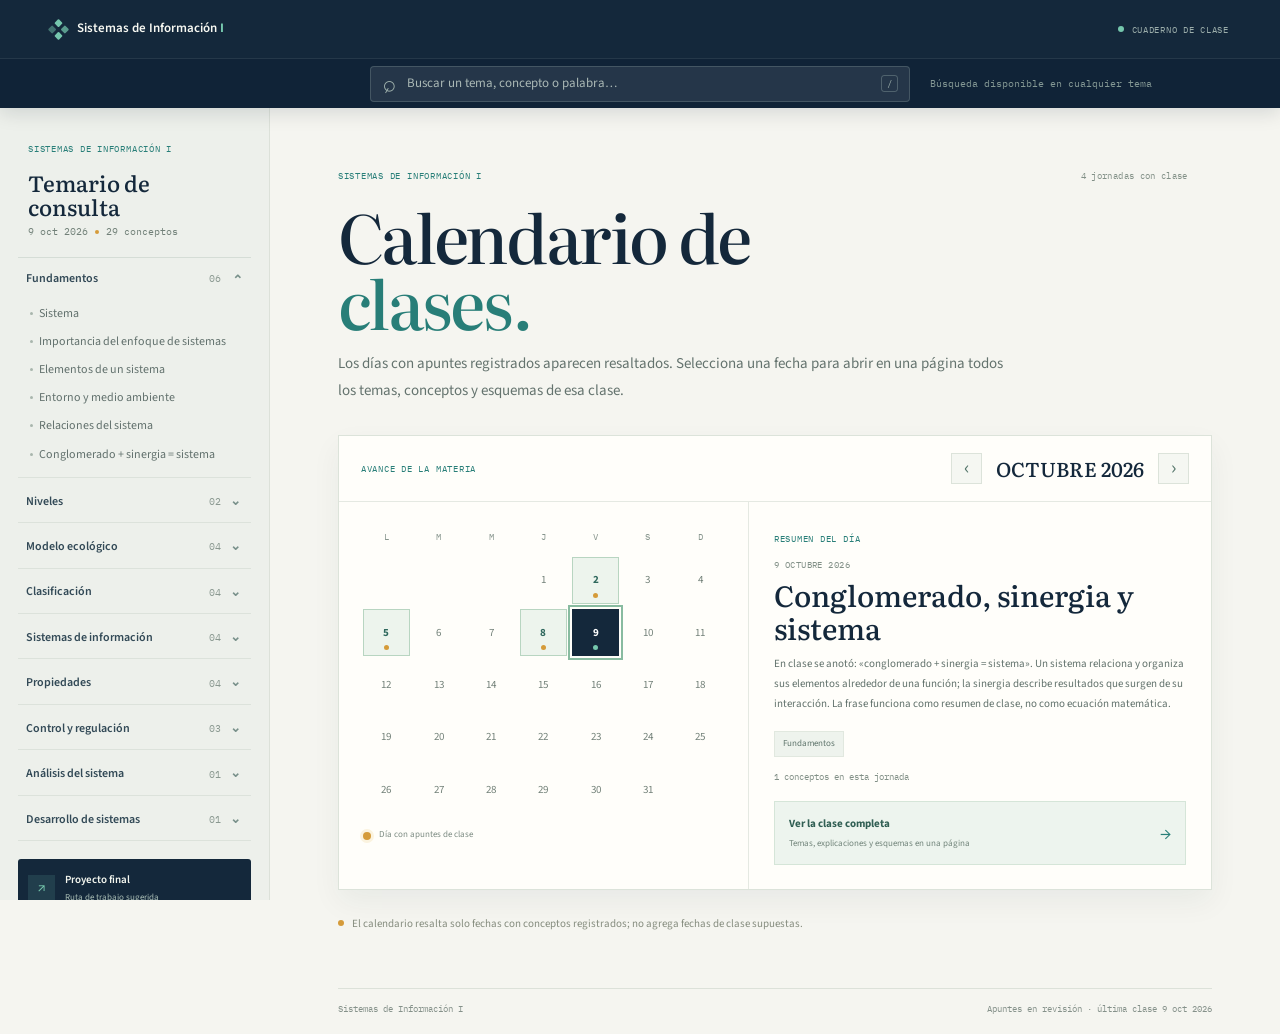
<file: index.html>
<!doctype html>
<html lang="es">
<head>
  <meta charset="utf-8">
  <meta name="viewport" content="width=device-width, initial-scale=1">
  <meta name="theme-color" content="#14283b">
  <meta name="description" content="Cuaderno navegable de conceptos y ruta de proyecto final de Sistemas de Información I.">
  <title>Sistemas de Información I · Cuaderno</title>
  <link rel="preconnect" href="https://fonts.googleapis.com">
  <link rel="preconnect" href="https://fonts.gstatic.com" crossorigin>
  <link href="https://fonts.googleapis.com/css2?family=IBM+Plex+Mono:wght@400;500;600&family=Literata:opsz,wght@7..72,400;7..72,500;7..72,600&family=Source+Sans+3:wght@400;500;600;700&display=swap" rel="stylesheet">
  <link rel="stylesheet" href="styles.css?v=2026-10-18-examen-01">
</head>
<body>
  <header class="masthead">
    <div class="topline">
      <button class="menu-toggle" id="menu-toggle" type="button" aria-expanded="false" aria-controls="sidebar" aria-label="Abrir temario"><span></span><span></span></button>
      <a class="brand" href="#inicio" aria-label="Inicio del cuaderno"><span class="brand-mark" aria-hidden="true"><i></i><i></i><i></i><i></i></span><span>Sistemas de Información <b>I</b></span></a>
      <span class="edition"><i></i> CUADERNO DE CLASE</span>
    </div>
    <div class="search-row">
      <label class="search-box">
        <span class="search-icon" aria-hidden="true">⌕</span>
        <input id="global-search" type="search" placeholder="Buscar un tema, concepto o palabra…" autocomplete="off" aria-label="Buscar en todo el cuaderno">
        <button id="clear-search" class="clear-search" type="button" aria-label="Limpiar búsqueda" hidden>×</button>
        <kbd>/</kbd>
      </label>
      <span class="search-tip">Búsqueda disponible en cualquier tema</span>
      <div class="search-results" id="search-results" role="listbox" aria-label="Resultados de búsqueda" hidden></div>
    </div>
  </header>

  <div class="workspace">
    <aside class="sidebar" id="sidebar" aria-label="Temario y ayuda">
      <div class="sidebar-intro">
        <span class="sidebar-kicker">SISTEMAS DE INFORMACIÓN I</span>
        <p>Temario de consulta</p>
        <span class="sidebar-subtitle"><span id="latest-class-date">02 oct 2026</span><i></i><span id="topic-count">27 conceptos</span></span>
      </div>
      <nav class="topic-nav" id="topic-nav" aria-label="Temas por categoría"></nav>
      <a class="project-link" href="#ruta"><span class="project-icon" aria-hidden="true">↗</span><span><b>Proyecto final</b><small>Ruta de trabajo sugerida</small></span></a>
      <a class="project-link activity-link" href="#actividad-1"><span class="project-icon" aria-hidden="true">✓</span><span><b>Actividad 1</b><small>Guía y lista de avance</small></span></a>
      <a class="project-link evaluation-link" href="#evaluacion-1"><span class="project-icon" aria-hidden="true">1</span><span><b>Evaluación 1</b><small>Resumen práctico para estudiar</small></span></a>
      <a class="project-link practice-link" href="#examen-practica"><span class="project-icon" aria-hidden="true">?</span><span><b>Examen de práctica</b><small>10 preguntas aleatorias</small></span></a>
      <div class="sidebar-help"><span class="help-mark">?</span><p>Busca en cualquier momento con <kbd>/</kbd>. Escribe una palabra o parte del tema.</p></div>
    </aside>

    <main class="content" id="main-content">
      <div id="page-content" tabindex="-1" aria-live="polite"></div>
      <footer class="page-footer"><span>Sistemas de Información I</span><span id="footer-course-progress">Apuntes en revisión · calendario por jornada</span></footer>
    </main>
  </div>

  <dialog class="highlight-dialog" id="highlight-dialog" aria-labelledby="highlight-title">
    <div class="highlight-modal">
      <button class="dialog-close" type="button" data-close-highlight aria-label="Cerrar">×</button>
      <span class="eyebrow">REPASO · PREGUNTA DE PRÁCTICA</span>
      <h2 id="highlight-title">Sinergia</h2>
      <p class="highlight-question" id="highlight-question"></p>
      <div class="highlight-answer"><span>RESPUESTA GUÍA</span><p id="highlight-answer"></p></div>
      <button class="dialog-done" type="button" data-close-highlight>Entendido</button>
    </div>
  </dialog>
  <script src="conceptos.js?v=2026-10-09-001"></script>
  <script src="examen-practica.js?v=2026-10-18-002"></script>
  <script src="app.js?v=2026-10-18-examen-03"></script>
  <script src="actividad1.js?v=2026-10-06-005"></script>
  <script src="actividad1-casos.js?v=2026-10-07-001"></script>
  <script src="actividad1-ui.js?v=2026-10-08-001"></script>
</body>
</html>
</file>
<file: styles.css>
:root{--ink:#14283b;--ink-soft:#30485a;--teal:#287e78;--mint:#75c7ad;--mint-pale:#e3f1eb;--gold:#d59b3a;--paper:#f5f5f0;--white:#fffefa;--line:#dce1d9;--muted:#718078;--mono:"IBM Plex Mono","Cascadia Code",monospace;--sans:"Source Sans 3","Segoe UI",sans-serif;--serif:"Literata","Iowan Old Style",Georgia,serif;--header-height:108px}
*{box-sizing:border-box}
html{scroll-behavior:smooth;scroll-padding-top:var(--header-height)}
body{margin:0;background:var(--paper);color:var(--ink);font:14px/1.55 var(--sans)}
a{color:inherit}
button,input{font:inherit}
button:focus-visible,a:focus-visible,input:focus-visible{outline:2px solid #63bba2;outline-offset:3px}
.masthead{position:sticky;top:0;z-index:40;background:var(--ink);color:#f7f8f2;box-shadow:0 5px 18px rgba(10,27,38,.13)}
.topline{height:58px;max-width:1440px;margin:auto;padding:0 clamp(18px,4vw,56px);display:flex;align-items:center;gap:30px}
.brand{display:inline-flex;align-items:center;gap:11px;color:inherit;text-decoration:none;font-size:13px;font-weight:600;white-space:nowrap}
.brand b{color:var(--mint)}
.brand-mark{display:grid;grid-template-columns:repeat(2,6px);gap:3px;transform:rotate(45deg)}
.brand-mark i{width:6px;height:6px;background:var(--mint);border-radius:1px}
.brand-mark i:nth-child(2){opacity:.72}.brand-mark i:nth-child(3){opacity:.48}
.topnav{display:flex;gap:24px;margin-left:auto;font-size:12px}
.topnav a{color:#c3cfcc;text-decoration:none}.topnav a:hover{color:white}
.edition{display:flex;align-items:center;gap:8px;margin-left:auto;color:#9badaa;font:9px var(--mono);letter-spacing:.08em}
.edition i{width:6px;height:6px;border-radius:50%;background:var(--mint)}
.search-row{height:50px;padding:0 clamp(18px,4vw,56px);display:flex;align-items:center;justify-content:center;position:relative;border-top:1px solid rgba(220,240,230,.1);background:#102337}
.search-box{position:relative;width:min(540px,72vw);height:36px;display:flex;align-items:center;gap:9px;padding:0 11px;background:rgba(255,255,255,.09);border:1px solid rgba(220,240,230,.17);border-radius:4px;color:#9fb1ac}
.search-box:focus-within{border-color:#76c9b1;background:rgba(255,255,255,.12)}
.search-icon{font-size:23px;line-height:1;transform:rotate(-15deg)}
.search-box input{flex:1;min-width:0;border:0;outline:0;background:transparent;color:#f4f7f3;font-size:12px}
.search-box input::placeholder{color:#aab8b5}
.search-box kbd,.sidebar-help kbd{font:9px var(--mono);color:#9fb1ac;border:1px solid rgba(220,240,230,.23);padding:2px 5px;border-radius:3px}
.clear-search{border:0;background:transparent;color:#d2dfd8;font-size:20px;line-height:1;cursor:pointer;padding:0 3px}
.search-tip{position:absolute;left:calc(50% + 290px);font:9px var(--mono);color:#849894;white-space:nowrap}
.search-results{position:absolute;left:50%;top:calc(100% - 2px);transform:translateX(-50%);width:min(540px,calc(100vw - 32px));max-height:min(65vh,520px);overflow:auto;background:var(--white);color:var(--ink);border:1px solid var(--line);box-shadow:0 16px 38px rgba(16,35,55,.22);z-index:60;padding:9px}
.search-results[hidden]{display:none}
.results-label{display:block;color:var(--teal);font:9px var(--mono);letter-spacing:.1em;padding:6px 9px 8px}
.search-result{display:flex;align-items:center;justify-content:space-between;gap:15px;padding:10px 11px;text-decoration:none;border-top:1px solid #e8ebe5}
.search-result:hover{background:#eef5f0}
.search-result b{font:500 16px var(--serif);display:block}
.search-result small{display:block;color:var(--muted);font-size:10px;margin-top:2px}
.result-arrow{color:var(--teal)}
.no-results{margin:0;padding:15px 10px;color:var(--muted);font-size:12px}
.menu-toggle{display:none}
.workspace{max-width:1440px;margin:auto;min-height:calc(100vh - var(--header-height));display:grid;grid-template-columns:270px minmax(0,1fr)}
.sidebar{position:sticky;top:var(--header-height);align-self:start;height:calc(100vh - var(--header-height));overflow-y:auto;background:#edf0eb;border-right:1px solid var(--line);padding:28px 18px 20px}
.sidebar-intro{padding:0 10px 19px;border-bottom:1px solid #d5ddd6}
.sidebar-kicker,.eyebrow,.section-index,.record-id,.figure-top,.example-label,.home-map-label,.results-label{font:9px var(--mono);letter-spacing:.085em}
.sidebar-kicker{color:var(--teal)}
.sidebar-intro p{font:500 22px/1.1 var(--serif);margin:10px 0 6px}
.sidebar-subtitle{display:flex;align-items:center;gap:7px;color:var(--muted);font:9px var(--mono)}
.sidebar-subtitle i{width:4px;height:4px;border-radius:50%;background:var(--gold)}
.all-topics{width:100%;display:flex;align-items:center;justify-content:space-between;margin:13px 0 9px;padding:9px 10px;border:1px solid transparent;background:transparent;text-align:left;color:var(--ink-soft);font-size:11px;cursor:pointer}
.all-topics:hover,.all-topics[aria-pressed=true]{background:#e0e9e1;border-color:#d3dfd6}
.all-count{font:9px var(--mono);color:var(--muted)}
.topic-nav{display:flex;flex-direction:column;gap:3px}
.topic-group{border-bottom:1px solid #dce2db}
.category-toggle{width:100%;display:grid;grid-template-columns:1fr auto 13px;align-items:center;gap:9px;text-align:left;padding:10px 8px;background:transparent;border:0;color:#334a57;font-size:11px;font-weight:600;cursor:pointer}
.category-toggle:hover{color:var(--teal)}
.category-toggle small{font:9px var(--mono);color:#8a9890}
.chevron{font-size:13px;color:#78908a;transition:transform .18s ease}
.category-toggle[aria-expanded=true] .chevron{transform:rotate(180deg)}
.topic-list{list-style:none;margin:0;padding:0 0 8px 8px}
.topic-list[hidden]{display:none}
.topic-list li a{display:block;position:relative;padding:6px 8px 6px 13px;text-decoration:none;color:#62716d;font-size:11px;line-height:1.35;border-radius:3px}
.topic-list li a:before{content:"";position:absolute;left:4px;top:12px;width:3px;height:3px;background:#a9b6ad;border-radius:50%}
.topic-list li a:hover{color:var(--ink);background:#e4ebe5}
.topic-list li a[aria-current=page]{color:#1c6661;background:#dcece4;font-weight:600}
.topic-list li a[aria-current=page]:before{background:var(--teal);width:4px;height:4px}
.project-link{display:flex;align-items:center;gap:10px;margin:18px 0 0;padding:12px 10px;background:var(--ink);color:#f4f7f0;text-decoration:none;border-radius:3px}
.project-link:hover{background:#1d3b50}
.project-icon{width:27px;height:27px;display:grid;place-items:center;background:rgba(117,199,173,.14);color:var(--mint);font-size:15px}
.project-link b{display:block;font-size:11px;font-weight:600}
.project-link small{display:block;color:#a9bdb5;font-size:9px;margin-top:2px}
.sidebar-help{display:flex;gap:9px;align-items:flex-start;margin:18px 3px 0;padding-top:15px;border-top:1px solid #d8dfd8}
.help-mark{width:16px;height:16px;display:grid;place-items:center;border:1px solid #8db5a5;border-radius:50%;color:var(--teal);font-size:10px;flex:none}
.sidebar-help p{margin:0;color:var(--muted);font-size:9px;line-height:1.6}
.sidebar-help kbd{color:#52736a;border-color:#bdcec3}
.content{min-width:0;padding:42px clamp(24px,5.3vw,76px) 0}
#page-content{max-width:920px;margin:0 auto;min-height:calc(100vh - var(--header-height) - 90px)}
.page-footer{max-width:920px;margin:54px auto 0;padding:14px 0 20px;border-top:1px solid var(--line);display:flex;justify-content:space-between;gap:14px;color:#85918a;font:9px var(--mono)}
.eyebrow{color:var(--teal);display:block}
.welcome-page{padding:20px 0 0}
.welcome-page h1,.article-head h1{font:500 clamp(42px,5.3vw,67px)/.98 var(--serif);letter-spacing:-.035em;margin:22px 0 17px}
.welcome-page h1 em,.article-head h1 em{font-style:normal;color:var(--teal)}
.welcome-lead{max-width:670px;font-size:14px;line-height:1.8;color:#64736e;margin:0}
.home-map{margin:38px 0 28px;border:1px solid #d7e0d8;background:#eef2eb;padding:16px 18px 19px}
.home-map-label{color:var(--teal)}
.home-map-flow{display:grid;grid-template-columns:1fr 25px 1fr 25px 1fr;align-items:center;gap:9px;margin-top:14px}
.home-map-flow>a{min-height:91px;padding:12px 13px;background:var(--white);border:1px solid #e0e5df;text-decoration:none;display:flex;flex-direction:column;justify-content:space-between}
.home-map-flow>a:hover{border-color:#80b9a5;transform:translateY(-1px)}
.home-map-flow>a small{font:9px var(--mono);color:var(--teal)}
.home-map-flow>a b{font:500 18px var(--serif)}
.home-map-flow>a span{font-size:10px;color:var(--muted)}
.home-map-flow>i{text-align:center;font-style:normal;color:var(--teal);font-size:16px}
.home-shortcuts{display:grid;grid-template-columns:repeat(3,1fr);gap:10px}
.home-shortcuts a{position:relative;min-height:102px;padding:14px;background:var(--white);border:1px solid #e3e5df;text-decoration:none}
.home-shortcuts a:hover{border-color:#84b8a5}
.home-shortcuts span{display:block;color:var(--teal);font:9px var(--mono);letter-spacing:.07em}
.home-shortcuts b{display:block;max-width:185px;margin-top:10px;font:500 17px/1.2 var(--serif)}
.home-shortcuts i{position:absolute;right:12px;bottom:10px;color:#83a39a;font-style:normal}
.review-note{display:flex;align-items:flex-start;gap:8px;margin:25px 0 0;color:#858c7e;font-size:10px}
.review-note i{display:block;width:6px;height:6px;margin-top:5px;background:var(--gold);border-radius:50%;flex:none}
.breadcrumb{display:flex;flex-wrap:wrap;gap:9px;align-items:center;color:#929d96;font:9px var(--mono);margin:2px 0 29px}
.breadcrumb a{color:var(--teal);text-decoration:none}
.breadcrumb a:hover{text-decoration:underline}
.article-head{max-width:760px}
.article-meta{display:flex;align-items:center;gap:12px;margin-bottom:17px}
.category-pill{padding:4px 8px;background:#e1eee6;color:#2c746c;border-radius:2px;font:9px var(--mono);letter-spacing:.04em}
.record-id{color:#9aa39c;font-size:9px}
.article-head h1{font-size:clamp(38px,4.4vw,56px);margin:0 0 15px}
.definition{font-size:16px;line-height:1.78;color:#4d5f5a;max-width:735px;margin:0}
.example-panel{max-width:760px;display:grid;grid-template-columns:90px 1fr;gap:12px;margin:26px 0 24px;padding:15px 17px;background:#e8f1eb;border-left:3px solid var(--teal)}
.example-label{padding-top:3px;color:var(--teal);font-size:8px}
.example-panel p{margin:0;color:#3f5e55;font-size:12px;line-height:1.7}
.explain-figure{max-width:780px;margin:28px 0 0;background:var(--white);border:1px solid #e1e5de}
.figure-top{height:36px;padding:0 15px;display:flex;align-items:center;justify-content:space-between;color:#75847b;border-bottom:1px solid #e6e9e3;font-size:8px}
.diagram{padding:24px 22px 20px;min-height:160px;display:flex;flex-direction:column;justify-content:center}
.explain-figure figcaption{padding:9px 15px;border-top:1px solid #e9ebe6;color:#8b958d;font-size:9px}
.system-boundary{position:relative;border:1px dashed #9eb9a9;border-radius:3px;padding:26px 14px 13px;background:#f7faf5}
.boundary-label{position:absolute;left:10px;top:-8px;padding:0 6px;background:var(--white);color:#84948a;font:8px var(--mono);letter-spacing:.07em}
.diagram-flow{display:flex;align-items:center;justify-content:center;gap:clamp(5px,1.6vw,19px)}
.diagram-node{flex:1;min-width:0;min-height:61px;padding:10px 11px;display:flex;flex-direction:column;justify-content:center;gap:3px;background:#f0f4ef;border:1px solid #e0e6df;border-radius:2px}
.diagram-node b{font:500 15px var(--serif);color:#314b55}
.diagram-node small{font-size:9px;color:#829087}
.diagram-node.is-active{background:#e1f0e9;border-color:#7bb7a1}
.node-dot{display:none}
.diagram-arrow{color:#31877a;font-size:17px}
.feedback-path{display:flex;align-items:center;gap:8px;margin:12px 8% 0;color:#78877e;font-size:9px}
.feedback-path span{font:8px var(--mono);letter-spacing:.06em;color:var(--teal)}
.feedback-path i{margin-left:auto;color:var(--teal);font-size:18px;font-style:normal}
.boundary-footer{display:flex;justify-content:space-between;gap:10px;margin-top:13px;padding-top:9px;border-top:1px solid #e1e8e0;color:#78877e;font-size:9px}
.diagram-outcome{display:flex;flex-direction:column;align-items:center;gap:4px;margin-top:2px}
.diagram-outcome span{font:9px var(--mono);color:var(--teal)}
.diagram-outcome b{padding:9px 15px;background:#e1f0e9;border:1px solid #9cc8b3;font:500 15px var(--serif)}
.diagram-rows{max-width:650px;width:100%;margin:auto;display:flex;flex-direction:column;gap:5px}
.diagram-row{display:grid;grid-template-columns:12px minmax(135px,.7fr) 1.3fr;align-items:center;gap:10px;padding:8px 11px;background:#f4f6f1;border:1px solid transparent;color:#65756d}
.diagram-row b{font:500 14px var(--serif);color:#3a5258}
.diagram-row>span:last-child{font-size:10px}
.diagram-row.is-active{background:#e3f1e9;border-color:#b4d2bd}
.row-mark{width:5px;height:5px;background:#7f9c8b;border-radius:50%}
.diagram-row.is-active .row-mark{background:var(--teal);box-shadow:0 0 0 3px rgba(43,131,125,.12)}
.hierarchy-graphic{display:flex;flex-direction:column;align-items:center;gap:4px}
.hierarchy-level{width:min(400px,85%);padding:9px 13px;text-align:center;background:#f1f4ef;border:1px solid #dce5dc}
.hierarchy-level small,.stable-range small,.regulator small{display:block;color:#829088;font:8px var(--mono);letter-spacing:.08em}
.hierarchy-level b{font:500 16px var(--serif)}
.level-current{background:#e1f0e8;border-color:#8cbea7}
.vertical-arrow{color:var(--teal);line-height:1}
.hierarchy-children{display:flex;gap:8px;margin-top:4px}
.hierarchy-children span{padding:6px 10px;background:#f4f5f0;border:1px solid #e4e7df;color:#728078;font-size:9px}
.compare-grid{display:grid;grid-template-columns:repeat(2,minmax(0,1fr));gap:12px}
.compare-grid .diagram-node{min-height:84px;padding:15px}
.compare-grid .diagram-node b{font-size:18px}
.compare-grid .diagram-node small{font-size:10px}
.diagram-note{margin:14px 0 0;color:#79867f;font-size:10px;line-height:1.6}
.architecture-grid{display:grid;grid-template-columns:repeat(3,minmax(0,1fr));gap:9px}
.architecture-card{min-height:120px;padding:12px 10px;text-align:center;background:#f4f6f1;border:1px solid #e3e8e0}
.architecture-card.is-active{background:#e5f1e9;border-color:#9fcab5}
.architecture-card>b{font:500 14px var(--serif)}
.architecture-card>small{display:block;margin-top:8px;color:#77867d;font-size:9px}
.mini-network{height:30px;margin:9px auto 0;max-width:110px;display:flex;align-items:center;justify-content:center;gap:7px}
.mini-network i{width:12px;height:12px;border:2px solid #5a9b86;background:#edf4ee;border-radius:50%;z-index:1}
.mini-network span{height:1px;width:21px;background:#99b6a6}
.mini-network.spread{gap:4px}
.mini-network.spread span{width:10px}
.user-map{display:flex;align-items:center;justify-content:center;gap:10px}
.user-side{min-height:97px;flex:1;padding:12px 8px;text-align:center;display:flex;flex-direction:column;align-items:center;justify-content:center;background:#f2f5f0;border:1px solid #e2e8df}
.user-side.is-active{background:#e2f1e9;border-color:#9ec9b1}
.person-icon{font-size:12px;color:#4a8b79}
.user-side b{font:500 13px var(--serif);margin-top:5px}
.user-side small{font-size:8px;color:#819088}
.user-join{color:#5e9b88}
.synergy-graphic{display:flex;flex-direction:column;align-items:center;gap:8px}
.synergy-parts{display:flex;gap:8px}
.synergy-parts span{padding:9px 16px;background:#f1f4ef;border:1px solid #dfe5dd;font:500 13px var(--serif)}
.big-arrow{color:var(--teal);font-size:17px}
.synergy-result{padding:11px 18px;background:#e1f0e8;border:1px solid #9bc4ae;font:500 16px var(--serif);text-align:center}
.synergy-result small{display:block;color:#71827a;font:9px var(--sans);margin-top:2px}
.change-graphic,.balance-graphic{display:flex;align-items:center;justify-content:center;gap:clamp(8px,2vw,24px)}
.order-state,.regulator,.stable-range,.change-input{padding:13px 15px;background:#edf3ed;border:1px solid #dde5dc;min-width:130px;text-align:center}
.order-state b,.change-input span{display:block;font:500 14px var(--serif)}
.order-state small,.change-input b{display:block;margin-top:4px;color:#829087;font-size:9px;font-weight:400}
.order-fade{background:#f7eee5;border-color:#ead4b8}
.regulator{background:#e4f1e9;border-color:#9fc9b2}
.regulator b,.stable-range b{font:500 14px var(--serif)}
.stable-range{background:#f0f4ef}
.feedback-graphic{display:flex;align-items:center;justify-content:center;gap:11px;color:#849088;font-size:9px}
.loop-node{padding:10px 15px;background:#eff4ef;border:1px solid #dbe4dc;font:500 14px var(--serif);color:#3a5660}
.loop-result{background:#e4f2ea;border-color:#9ccab2}
.related-section{max-width:780px;margin:31px 0 0;padding-top:20px;border-top:1px solid var(--line)}
.related-heading h2{margin:5px 0 3px;font:500 23px var(--serif)}
.related-heading p{margin:0;color:var(--muted);font-size:10px}
.related-links{display:flex;flex-wrap:wrap;gap:8px;margin-top:13px}
.related-link,.wiki-link{position:relative;padding:7px 10px;border:1px solid #d8e2d9;background:#edf3ee;color:#36796c;text-decoration:none;font-size:10px}
.related-link:after{content:"↗";margin-left:8px;color:#7da796}
.related-link:hover,.wiki-link:hover{background:#dcece3;border-color:#9cc4ae}
.article-status{max-width:780px;display:flex;align-items:center;gap:8px;margin:20px 0 0;color:#8b8e7d;font-size:9px}
.status-dot{width:6px;height:6px;background:var(--gold);border-radius:50%}
.roadmap-page .article-head{margin-bottom:29px}
.roadmap-page .article-head h1{font-size:clamp(40px,4.8vw,59px)}
.roadmap-list{position:relative;max-width:780px}
.roadmap-step{position:relative;display:grid;grid-template-columns:44px 1fr;gap:15px;padding:15px 0 18px;border-top:1px solid var(--line)}
.step-number{width:31px;height:31px;display:grid;place-items:center;background:#e2efe7;border:1px solid #c7ddcf;color:var(--teal);font:10px var(--mono)}
.step-body h2{margin:0;font:500 20px var(--serif)}
.step-body p{margin:5px 0 10px;color:#62726b;font-size:11px;line-height:1.65}
.step-links{display:flex;flex-wrap:wrap;gap:6px}
.wiki-link{padding:5px 8px;font-size:9px}
.wiki-link:after{content:" ↗";color:#84a697}
.step-connector{position:absolute;left:11px;bottom:-11px;z-index:1;color:#7fae9a;font-size:12px}
.roadmap-step:last-child .step-connector{display:none}
@media(max-width:1100px){.search-tip{display:none}.workspace{grid-template-columns:250px minmax(0,1fr)}.sidebar{padding-left:13px;padding-right:13px}.content{padding-left:34px;padding-right:34px}}
@media(max-width:780px){:root{--header-height:106px}.topline{height:56px;padding:0 17px;gap:13px}.menu-toggle{width:28px;height:30px;display:flex;flex-direction:column;justify-content:center;gap:5px;padding:4px;border:0;background:transparent;cursor:pointer}.menu-toggle span{display:block;width:17px;height:1px;background:#d8e6df}.brand{font-size:11px}.edition{display:none}.search-row{height:50px;padding:0 16px}.search-box{width:100%;max-width:600px}.workspace{display:block;min-height:calc(100vh - var(--header-height))}.sidebar{position:fixed;z-index:39;top:var(--header-height);bottom:0;left:0;width:min(300px,86vw);height:auto;transform:translateX(-102%);transition:transform .2s ease;box-shadow:10px 0 25px rgba(12,30,42,.12)}.sidebar.is-open{transform:translateX(0)}.content{padding:34px 25px 0}.search-results{left:16px;transform:none;width:calc(100vw - 32px)}}
@media(max-width:560px){.topline{padding:0 12px;gap:9px}.brand{font-size:10px;gap:8px}.search-row{padding:0 12px}.content{padding:28px 17px 0}.welcome-page{padding-top:11px}.welcome-page h1{font-size:46px;margin-top:17px}.welcome-lead{font-size:12px}.home-map{padding:13px;margin-top:27px}.home-map-flow{grid-template-columns:1fr;gap:6px}.home-map-flow>a{min-height:70px}.home-map-flow>i{transform:rotate(90deg);height:11px}.home-shortcuts{grid-template-columns:1fr}.home-shortcuts a{min-height:78px}.home-shortcuts b{max-width:unset;margin-right:22px}.breadcrumb{margin-bottom:21px;gap:6px;font-size:8px}.article-meta{flex-wrap:wrap;gap:7px}.article-head h1{font-size:40px}.definition{font-size:14px;line-height:1.75}.example-panel{grid-template-columns:1fr;gap:6px;padding:12px;margin-top:20px}.example-panel p{font-size:11px}.diagram{padding:17px 12px}.diagram-flow{gap:5px}.diagram-node{min-height:56px;padding:7px 6px}.diagram-node b{font-size:12px}.diagram-node small{font-size:8px}.diagram-arrow{font-size:13px}.boundary-footer{font-size:8px}.diagram-row{grid-template-columns:9px minmax(98px,.8fr) 1.2fr;gap:6px;padding:8px}.diagram-row b{font-size:12px}.diagram-row>span:last-child{font-size:9px}.architecture-grid{gap:5px}.architecture-card{padding:9px 4px;min-height:110px}.architecture-card>b{font-size:11px}.architecture-card>small{font-size:8px}.mini-network{gap:3px}.mini-network span{width:12px}.user-map{gap:4px}.user-side{padding:8px 4px;min-height:91px}.user-side b{font-size:11px}.user-side small{font-size:7px}.user-join{font-size:9px}.change-graphic,.balance-graphic{gap:5px}.order-state,.regulator,.stable-range,.change-input{min-width:0;flex:1;padding:9px 6px}.order-state b,.change-input span,.regulator b,.stable-range b{font-size:11px}.order-state small,.change-input b,.regulator small,.stable-range small{font-size:7px}.feedback-graphic{gap:5px;font-size:7px}.loop-node{padding:7px 8px;font-size:10px}.synergy-parts{gap:4px}.synergy-parts span{padding:8px 10px;font-size:11px}.related-heading h2{font-size:21px}.page-footer{margin-top:38px;flex-direction:column;gap:5px;font-size:8px}.roadmap-step{grid-template-columns:34px 1fr;gap:10px}.step-body h2{font-size:18px}.step-body p{font-size:10px}}
@media(prefers-reduced-motion:reduce){*,*:before,*:after{scroll-behavior:auto!important;animation-duration:.01ms!important;transition-duration:.01ms!important}}


/* Esquemas para entorno, atributos, relaciones y regulación */
.environment-graphic{max-width:680px;margin:auto;padding:8px 14px 12px;background:#f1f5ef;border-radius:3px;color:#65766d;font-size:10px;text-align:center}
.outside-zone{display:flex;flex-direction:column;align-items:center;gap:9px;padding:8px;border:1px dashed #c4d4c7}
.outside-zone>small,.attribute-card>span,.reg-step>small{font:8px var(--mono);letter-spacing:.07em;color:#74867b}
.environment-boundary{width:min(490px,100%);padding:17px 12px 10px;background:#fbfcf8}
.environment-boundary>b{font:500 15px var(--serif);color:#36554e}
.env-flow{display:flex;align-items:center;justify-content:space-around;gap:7px;margin:10px 0;color:#478777;font-size:9px}
.env-flow strong{padding:8px 12px;background:#e2f0e8;border:1px solid #a9cbb5;color:#36554e;font:500 14px var(--serif)}
.environment-boundary>small{color:#839087;font-size:8px}
.attribute-grid{display:grid;grid-template-columns:repeat(2,minmax(0,1fr));gap:12px;max-width:600px;margin:auto}
.attribute-card{min-height:120px;padding:15px;background:#f4f6f1;border:1px solid #e1e7de}
.attribute-card.is-active{background:#e7f2eb;border-color:#a8cbb6}
.attribute-card>b{display:block;margin:8px 0 5px;color:#344f56;font:500 17px var(--serif)}
.attribute-card>small{color:#77867d;font-size:10px;line-height:1.6}
.relation-network{position:relative;min-height:200px;max-width:570px;margin:auto;display:grid;grid-template-columns:1fr 1fr 1fr;grid-template-rows:1fr 1fr 1fr;align-items:center;justify-items:center;color:#52695f}
.relation-network:before,.relation-network:after{content:"";position:absolute;z-index:0;background:#9bb8a7;transform-origin:center}
.relation-network:before{width:68%;height:1px;transform:rotate(-25deg)}
.relation-network:after{width:68%;height:1px;transform:rotate(25deg)}
.relation-center,.relation-edge{z-index:1;padding:8px 11px;background:#f4f7f1;border:1px solid #cfddd0;text-align:center;font-size:9px}
.relation-center{grid-column:2;grid-row:2;background:#e2f0e8;border-color:#91bca5;color:#34574e;font:500 15px var(--serif)}
.edge-one{grid-column:1;grid-row:1}.edge-two{grid-column:3;grid-row:1}.edge-three{grid-column:1;grid-row:3}.edge-four{grid-column:3;grid-row:3}
.regulation-loop{max-width:700px;margin:auto;display:flex;flex-wrap:wrap;align-items:center;justify-content:center;gap:9px;color:#4e8879}
.reg-step{min-width:125px;flex:1;padding:11px 9px;background:#f3f6f1;border:1px solid #e0e6dd}
.reg-step.is-active{background:#e3f1e9;border-color:#9fc6ad}
.reg-step>b{display:block;margin-top:6px;color:#36524f;font:500 13px var(--serif)}
.reg-return{flex-basis:100%;text-align:center;color:#71847a;font-size:9px}
@media(max-width:600px){.attribute-grid{gap:7px}.attribute-card{min-height:112px;padding:11px 9px}.relation-network{min-height:178px}.relation-center,.relation-edge{padding:6px 7px;font-size:8px}.regulation-loop{gap:6px}.reg-step{min-width:calc(50% - 20px);flex:1 1 40%}}

/* Diagramas de retroalimentación y alimentación anticipada */
.control-loop,.feedforward-flow{max-width:720px;margin:auto;display:flex;flex-wrap:wrap;align-items:center;justify-content:center;gap:8px;color:#508878}
.control-card{min-width:116px;flex:1;padding:11px 9px;background:#f3f6f1;border:1px solid #e0e6dd;text-align:center}
.control-card.is-active{background:#e3f1e9;border-color:#9fc6ad}
.control-card>small{display:block;color:#74867b;font:8px var(--mono);letter-spacing:.06em}
.control-card>b{display:block;margin-top:6px;color:#36524f;font:500 13px var(--serif)}
.control-arrow{color:#4c9180;font-size:16px}
.control-return{flex-basis:100%;text-align:center;color:#71847a;font-size:9px}
.feedforward-flow>.diagram-note{flex-basis:100%;text-align:center}
@media(max-width:600px){.control-loop,.feedforward-flow{gap:5px}.control-card{min-width:calc(50% - 20px);flex:1 1 40%;padding:10px 7px}.control-arrow{font-size:13px}}

/* Resumen por jornada */
.daily-kicker{display:flex;align-items:center;justify-content:space-between;gap:12px;max-width:850px}
.day-total{color:#829087;font:9px var(--mono);letter-spacing:.04em}
.day-card{display:grid;grid-template-columns:148px minmax(0,1fr);max-width:850px;margin:34px 0 0;background:var(--white);border:1px solid #dce3da;box-shadow:0 12px 28px rgba(26,48,55,.055)}
.day-date{min-height:255px;padding:21px 18px;display:flex;flex-direction:column;align-items:flex-start;justify-content:space-between;background:var(--ink);color:#dce9e1}
.day-date>span:first-child{font:8px var(--mono);letter-spacing:.12em;color:#9bb3aa}
.day-date strong{font:500 78px/.9 var(--serif);color:#f6f6ed;letter-spacing:-.07em}
.day-date>span:last-child{font:11px/1.5 var(--mono);letter-spacing:.1em;color:var(--mint)}
.day-summary-body{padding:25px 29px 22px}
.day-summary-body .section-index{color:var(--teal)}
.day-summary-body h2{margin:9px 0 9px;font:500 clamp(23px,2.8vw,31px)/1.12 var(--serif);letter-spacing:-.02em}
.day-summary-body>p{max-width:620px;margin:0;color:#61716b;font-size:12px;line-height:1.8}
.day-tags{display:flex;flex-wrap:wrap;gap:6px;margin-top:17px}
.day-tags span{padding:5px 8px;background:#eef3ed;border:1px solid #e1e8df;color:#5e746b;font-size:9px}
.exam-trigger{width:100%;display:flex;align-items:center;justify-content:space-between;gap:15px;margin-top:19px;padding:11px 13px;background:#fbf3df;border:1px solid #ead4a6;color:#6a542e;text-align:left;cursor:pointer}
.exam-trigger:hover{background:#f7ebcb;border-color:#d9bb7a}
.exam-trigger b,.exam-trigger small{display:block}
.exam-trigger b{font-size:11px;font-weight:700}
.exam-trigger small{margin-top:2px;color:#887451;font-size:9px}
.exam-trigger>span:last-child{font-size:16px;color:#a77b32}
.highlight-dialog{width:min(500px,calc(100vw - 30px));max-width:none;padding:0;border:1px solid #d8dfd6;background:var(--white);color:var(--ink);box-shadow:0 26px 80px rgba(6,22,35,.28)}
.highlight-dialog::backdrop{background:rgba(12,29,43,.58);backdrop-filter:blur(3px)}
.highlight-modal{position:relative;padding:31px 32px 26px}
.dialog-close{position:absolute;top:13px;right:15px;width:33px;height:33px;border:1px solid #dce3dc;background:transparent;color:#64736c;font-size:22px;line-height:1;cursor:pointer}
.highlight-modal h2{margin:11px 0 18px;font:500 32px/1 var(--serif)}
.highlight-question{margin:0;padding:14px 16px;background:#fbf4e4;border-left:3px solid var(--gold);color:#4f4637;font:500 17px/1.55 var(--serif)}
.highlight-answer{margin-top:15px;padding:13px 15px;background:#edf4ee;border:1px solid #e1e9e0}
.highlight-answer>span{color:var(--teal);font:8px var(--mono);letter-spacing:.08em}
.highlight-answer p{margin:5px 0 0;color:#52665d;font-size:11px;line-height:1.75}
.dialog-done{margin-top:18px;padding:9px 16px;background:var(--ink);border:1px solid var(--ink);color:white;font-size:10px;cursor:pointer}
.dialog-done:hover{background:#24445a}
@media(max-width:780px){.day-card{grid-template-columns:104px minmax(0,1fr)}.day-date{min-height:245px;padding:17px 13px}.day-date strong{font-size:63px}.day-summary-body{padding:21px 20px}}
@media(max-width:560px){.daily-kicker{align-items:flex-start}.day-total{font-size:8px}.day-card{grid-template-columns:1fr;margin-top:25px}.day-date{min-height:0;display:grid;grid-template-columns:auto 1fr auto;align-items:center;gap:11px;padding:10px 14px}.day-date strong{font-size:39px}.day-date>span:last-child{font-size:8px}.day-summary-body{padding:19px 16px}.day-summary-body>p{font-size:11px}.day-tags{margin-top:13px}.highlight-modal{padding:28px 20px 21px}.highlight-modal h2{font-size:29px}.highlight-question{font-size:15px}}
/* Historial plegable por fecha */
.day-list{max-width:850px;margin-top:34px;display:flex;flex-direction:column;gap:11px}
.day-card{display:block;max-width:850px;margin:0}
.day-card[open]{display:grid;grid-template-columns:148px minmax(0,1fr)}
.day-date{position:relative;cursor:pointer;list-style:none}
.day-date::-webkit-details-marker{display:none}
.day-date-info{display:flex;flex-direction:column;gap:6px;min-width:0;color:#9bb3aa;font:9px var(--mono);letter-spacing:.08em}
.day-date-info b{color:#f5f5ed;font:500 15px/1.25 var(--serif);letter-spacing:0}
.day-date-info small{color:#9bb3aa;font:8px var(--mono);letter-spacing:0}
.day-card:not([open]) .day-date{min-height:94px;display:grid;grid-template-columns:54px 68px minmax(0,1fr) 18px;align-items:center;gap:13px;padding:14px 21px}
.day-card:not([open]) .day-date strong{font-size:50px}
.date-chevron{color:var(--mint);font:19px var(--sans);transition:transform .18s ease}
.day-card[open] .date-chevron{position:absolute;right:14px;bottom:13px;transform:rotate(180deg)}
.day-card[open] .day-date-info{display:none}
.day-card:not([open]):hover .day-date{background:#1b3449}
@media(max-width:780px){.day-card[open]{grid-template-columns:104px minmax(0,1fr)}}
@media(max-width:560px){.day-list{margin-top:25px}.day-card[open]{grid-template-columns:1fr}.day-card:not([open]) .day-date{min-height:78px;grid-template-columns:34px 43px minmax(0,1fr) 15px;gap:9px;padding:10px 14px}.day-card:not([open]) .day-date strong{font-size:37px}.day-card:not([open]) .day-date-info{gap:3px;font-size:8px}.day-card:not([open]) .day-date-info b{font-size:13px}.day-card[open] .day-date{min-height:59px;display:grid;grid-template-columns:auto 1fr auto;align-items:center;gap:11px;padding:10px 14px}.day-card[open] .day-date strong{font-size:39px}.day-card[open] .date-chevron{position:static;transform:none}.day-card[open] .day-date-info{display:none}}
/* Calendario de clases */
.calendar-panel{max-width:930px;margin-top:31px;background:var(--white);border:1px solid #dce3da;box-shadow:0 12px 28px rgba(26,48,55,.055)}
.calendar-top{display:flex;align-items:center;justify-content:space-between;gap:18px;padding:17px 22px;border-bottom:1px solid #e5e9e2}
.calendar-top .section-index{color:var(--teal)}
.calendar-controls{display:flex;align-items:center;gap:13px}
.calendar-controls h2{min-width:150px;margin:0;text-align:center;color:var(--ink);font:500 20px var(--serif);text-transform:capitalize}
.calendar-controls button{width:31px;height:31px;border:1px solid #dce3da;background:#f5f7f2;color:#527469;font-size:20px;line-height:1;cursor:pointer}
.calendar-controls button:hover{background:#e7f0e9;border-color:#a9cbb5}
.calendar-body{display:grid;grid-template-columns:minmax(280px,.94fr) minmax(0,1.06fr);min-height:345px}
.calendar-left{padding:21px 24px;border-right:1px solid #e5e9e2}
.calendar-weekdays,.calendar-grid{display:grid;grid-template-columns:repeat(7,minmax(0,1fr));gap:5px}
.calendar-weekdays{margin-bottom:7px}
.calendar-weekdays span{display:grid;place-items:center;height:27px;color:#87958d;font:9px var(--mono)}
.calendar-day,.calendar-blank{position:relative;display:grid;place-items:center;min-width:0;aspect-ratio:1;background:transparent;border:1px solid transparent;color:#728078;font-size:11px}
.calendar-day.is-class-day{background:#edf4ed;border-color:#b8d5c1;color:#2f685d;font-weight:700;cursor:pointer}
.calendar-day.is-class-day:hover{background:#dcece1;border-color:#82b79c}
.calendar-day.is-class-day i{position:absolute;bottom:5px;width:5px;height:5px;border-radius:50%;background:var(--gold)}
.calendar-day.is-class-day.is-selected{background:var(--ink);border-color:var(--ink);color:#fff}
.calendar-day.is-class-day.is-selected i{background:var(--mint)}
.calendar-legend{display:flex;align-items:center;gap:8px;margin-top:15px;color:#7c8b82;font-size:9px}
.calendar-legend i{width:8px;height:8px;border-radius:50%;background:var(--gold);box-shadow:0 0 0 3px #fbf3df}
#calendar-day-detail{padding:24px 25px}
.class-day-summary>.section-index{color:var(--teal)}
.class-day-date{margin-top:8px;color:#829087;font:9px var(--mono);letter-spacing:.05em;text-transform:uppercase}
.class-day-summary h2{margin:8px 0 10px;font:500 clamp(22px,2.5vw,29px)/1.15 var(--serif)}
.class-day-summary>p:not(.class-day-count){margin:0;color:#61716b;font-size:11px;line-height:1.8}
.class-day-count{margin:14px 0 0;color:#829087;font:9px var(--mono)}
.calendar-day.is-selected{outline:2px solid #88bba0;outline-offset:2px}
@media(max-width:780px){.calendar-body{grid-template-columns:1fr}.calendar-left{border-right:0;border-bottom:1px solid #e5e9e2}.calendar-grid{gap:7px}.calendar-day,.calendar-blank{max-width:48px;margin:auto}}
@media(max-width:560px){.calendar-panel{margin-top:24px}.calendar-top{align-items:flex-start;flex-direction:column;padding:14px}.calendar-controls{width:100%;justify-content:space-between}.calendar-controls h2{flex:1}.calendar-left{padding:17px 14px}.calendar-weekdays,.calendar-grid{gap:3px}.calendar-day,.calendar-blank{font-size:10px}.calendar-day.is-class-day i{bottom:3px;width:4px;height:4px}#calendar-day-detail{padding:20px 16px}.class-day-summary h2{font-size:24px}}
.calendar-empty-state{display:flex;min-height:230px;flex-direction:column;justify-content:center;gap:10px}.calendar-empty-state .section-index{color:var(--muted)}.calendar-empty-state p{max-width:260px;margin:0;color:#75847b;font-size:11px;line-height:1.7}
/* Requisitos y roles de participación */
.requirements-roles{max-width:780px;margin:27px 0 0;padding-top:18px;border-top:1px solid var(--line)}
.roles-heading h2{margin:6px 0 13px;font:500 23px var(--serif)}
.roles-grid{display:grid;grid-template-columns:repeat(2,minmax(0,1fr));gap:9px}
.requirement-role{padding:14px 15px;background:var(--white);border:1px solid #e0e6df}
.requirement-role h3{margin:0;color:#3f7466;font:500 17px var(--serif)}
.requirement-role p{margin:6px 0 0;color:#65756e;font-size:10px;line-height:1.7}
.roles-note{margin:9px 0 0;color:#819087;font-size:9px}
.source-details{max-width:780px;margin:17px 0 0;padding-top:11px;border-top:1px solid var(--line);color:#6c7c73;font-size:10px}
.source-details summary{width:max-content;cursor:pointer;color:#47796d;font:9px var(--mono)}
.source-details ul{margin:9px 0 0;padding-left:18px}
.source-details li{margin:5px 0}
.source-details a{color:#36796c;text-underline-offset:2px}
@media(max-width:560px){.roles-grid{grid-template-columns:1fr}.requirement-role{padding:12px}.roles-heading h2{font-size:21px}}
.class-day-resource{text-decoration:none}
.class-relation-image{display:block;width:100%;height:auto;margin:0 auto}

/* Página completa de cada jornada */
.class-day-open{display:flex;align-items:center;justify-content:space-between;gap:15px;margin-top:19px;padding:13px 14px;background:#edf4ee;border:1px solid #d5e5d8;color:#315f54;text-decoration:none}
.class-day-open:hover{background:#e1efe5;border-color:#a8cbb5}
.class-day-open b,.class-day-open small{display:block}
.class-day-open b{font-size:11px}
.class-day-open small{margin-top:3px;color:#71847a;font-size:9px}
.class-day-open>span:last-child{color:var(--teal);font-size:18px}
.class-page-head{margin-bottom:27px}
.class-page-head h1{margin-top:12px}
.class-page-count{margin:16px 0 0;color:#75847b;font:9px var(--mono);letter-spacing:.02em}
.class-topic-index{max-width:780px;margin:27px 0 34px;padding:17px 18px 19px;background:#edf2eb;border:1px solid #dce5dc}
.class-topic-index>.section-index{color:var(--teal)}
.class-topic-index>div{display:grid;grid-template-columns:repeat(2,minmax(0,1fr));gap:7px;margin-top:12px}
.class-topic-index a{display:grid;grid-template-columns:25px minmax(0,1fr) 14px;align-items:center;gap:8px;min-height:42px;padding:7px 9px;background:var(--white);border:1px solid #e0e6df;color:#425a52;text-decoration:none;font-size:10px}
.class-topic-index a:hover{border-color:#99c3aa;background:#fafffa}
.class-topic-index a span{color:#478375;font:9px var(--mono)}
.class-topic-index a i{color:#7ca492;font-style:normal}
.class-concept-list{max-width:780px;display:flex;flex-direction:column;gap:25px}
.class-concept{scroll-margin-top:calc(var(--header-height) + 18px);padding:22px 23px 23px;background:var(--white);border:1px solid #e0e5de;box-shadow:0 8px 22px rgba(26,48,55,.035)}
.class-concept-head h2{margin:0 0 12px;font:500 clamp(25px,3vw,34px)/1.12 var(--serif);letter-spacing:-.02em;color:var(--ink)}
.class-concept .example-panel{margin-top:20px}
.class-concept .explain-figure{margin-top:18px}
.class-concept .entropy-analysis{margin-top:20px}
.class-concept .exam-trigger{margin-top:15px}
.class-page-navigation{max-width:780px;display:grid;grid-template-columns:1fr auto 1fr;align-items:stretch;gap:10px;margin:31px 0 0;padding-top:17px;border-top:1px solid var(--line)}
.class-page-navigation>a{display:flex;flex-direction:column;gap:5px;padding:9px 10px;text-decoration:none;color:#3e6257}
.class-page-navigation>a:hover{background:#edf4ee}
.class-page-navigation>a:last-of-type{text-align:right}
.class-page-navigation small{color:#87958d;font:8px var(--mono);letter-spacing:.06em}
.class-page-navigation b{font-size:10px;font-weight:600}
.class-page-navigation .class-calendar-return{align-items:center;border-left:1px solid var(--line);border-right:1px solid var(--line);padding-left:17px;padding-right:17px}
@media(max-width:560px){.class-topic-index{padding:14px 12px}.class-topic-index>div{grid-template-columns:1fr}.class-concept{padding:17px 13px}.class-concept-head h2{font-size:27px}.class-page-navigation{grid-template-columns:1fr 1fr;gap:5px}.class-page-navigation .class-calendar-return{grid-column:1 / -1;grid-row:1;border:0;border-bottom:1px solid var(--line);padding:8px}.class-page-navigation>a:last-of-type{grid-column:2;grid-row:2}.class-page-navigation>a:first-of-type{grid-column:1;grid-row:2}.class-page-navigation>a:last-of-type b{align-self:flex-end}}


/* Guía de avance de la actividad 1 */
.project-link.activity-link{margin-top:8px;background:#edf2eb;color:var(--ink);border:1px solid #d8e1d7}
.project-link.activity-link:hover{background:#e0eae0}
.project-link.activity-link .project-icon{color:#4b8172}
.project-link.activity-link small{color:#6f8176}
.activity-page{max-width:900px}
.activity-header{display:grid;grid-template-columns:minmax(0,1fr) 220px;align-items:end;gap:30px;margin-bottom:31px}
.activity-header h1{margin:18px 0 14px;font:500 clamp(40px,4.7vw,58px)/1.02 var(--serif);letter-spacing:-.035em}
.activity-header h1 em{font-style:normal;color:var(--teal)}
.activity-meter{padding:15px;background:#eef2eb;border-top:2px solid var(--teal)}
.activity-meter strong{display:block;margin:9px 0 10px;color:var(--ink);font:500 16px var(--serif)}
.activity-meter small{display:block;margin-top:8px;color:#748379;font-size:9px}
.activity-report-card{max-width:850px;display:flex;align-items:center;justify-content:space-between;gap:18px;margin:0 0 30px;padding:15px 17px;background:#edf3ed;border-left:3px solid #6da58c}
.activity-report-card .section-index{color:var(--teal)}
.activity-report-card h2{margin:6px 0 4px;color:var(--ink);font:500 19px var(--serif)}
.activity-report-card p{margin:0;color:#697970;font-size:10px}
.activity-report-card>a{flex:0 0 auto;color:#236e62;font-size:11px;font-weight:600;text-underline-offset:3px}
.activity-report-card>a:hover{color:#1c4f48}
@media(max-width:560px){.activity-report-card{align-items:flex-start;flex-direction:column;gap:10px;padding:13px 14px}}
.activity-progress-track{height:5px;background:#d7e1d6;overflow:hidden}
.activity-progress-track i{display:block;height:100%;background:var(--teal);transition:width .18s ease}
.activity-topics,.activity-checklist{max-width:850px;margin-top:29px}
.activity-section-heading{margin-bottom:13px}
.activity-section-heading .section-index{color:var(--teal)}
.activity-section-heading p{margin:6px 0 0;color:#697970;font-size:11px;line-height:1.65}
.activity-topics ol,.activity-checklist ol{margin:0;padding:0;list-style:none}
.activity-topics ol{display:grid;grid-template-columns:repeat(2,minmax(0,1fr));border-top:1px solid var(--line)}
.activity-topics li{display:grid;grid-template-columns:30px 1fr;gap:9px;padding:13px 14px 13px 0;border-bottom:1px solid var(--line)}
.activity-topic-number{color:#b08a45;font:10px var(--mono)}
.activity-topics li b{color:var(--ink);font:500 15px var(--serif)}
.activity-topics li p{margin:4px 0 0;color:#6e7d74;font-size:10px;line-height:1.6}
.activity-checklist ol{border-top:1px solid var(--line)}
.activity-task{display:grid;grid-template-columns:30px minmax(0,1fr);gap:11px;padding:17px 2px 17px 0;border-bottom:1px solid var(--line)}
.activity-check{position:relative;display:block;width:23px;height:23px;cursor:pointer}
.activity-check input{position:absolute;width:23px;height:23px;margin:0;opacity:0;cursor:pointer}
.activity-checkmark{display:grid;width:21px;height:21px;place-items:center;border:1px solid #aab9ae;background:#fff;color:#fff}
.activity-check input:checked+.activity-checkmark{border-color:#367b6c;background:#367b6c}
.activity-check input:checked+.activity-checkmark:after{content:'✓';font-size:13px}
.activity-check input:focus-visible+.activity-checkmark{outline:2px solid #b28d49;outline-offset:3px}
.activity-task-copy h3{margin:0;color:var(--ink);font:500 18px/1.25 var(--serif)}
.activity-task-copy>p{max-width:710px;margin:6px 0 0;color:#66766e;font-size:11px;line-height:1.7}
.activity-task-copy .activity-evidence{color:#475d54}
.activity-evidence b{font-weight:700;color:#4b7566}
.activity-connections{display:flex;flex-wrap:wrap;align-items:center;gap:7px;margin-top:9px}
.activity-connections>span{color:#8d988f;font:8px var(--mono);letter-spacing:.04em}
.activity-concept-link{color:#39796c;font-size:9px;text-decoration:underline;text-decoration-color:#bfd0c3;text-underline-offset:3px}
.activity-concept-link:hover{color:#1c4f48}
.activity-source-note{max-width:850px;margin:27px 0 0;padding:16px 18px;background:#f7f2e6;border-left:3px solid #b18c4b}
.activity-source-note b{color:#665537;font:500 17px var(--serif)}
.activity-source-note p{margin:7px 0 0;color:#665f50;font-size:11px;line-height:1.75}
.activity-source-note small{display:block;margin-top:11px;color:#867a61;font-size:9px;line-height:1.65}
@media(max-width:700px){.activity-header{grid-template-columns:1fr;gap:18px}.activity-meter{max-width:360px}.activity-topics ol{grid-template-columns:1fr}}
@media(max-width:560px){.activity-header h1{font-size:40px}.activity-task{grid-template-columns:25px minmax(0,1fr);gap:8px;padding:14px 0}.activity-task-copy h3{font-size:16px}.activity-task-copy>p{font-size:10px}.activity-source-note{padding:13px 14px}}

.requirement-example{padding-top:5px;border-top:1px solid #e7ebe4}
.requirement-example b{color:#4b7566}

/* Atlas de relaciones entre conceptos */
.atlas-section{max-width:780px;margin:31px 0 0;padding-top:20px;border-top:1px solid var(--line)}
.atlas-heading h2{margin:5px 0 3px;font:500 23px var(--serif)}
.atlas-heading p{margin:0;color:var(--muted);font-size:10px}
.atlas-map{display:grid;grid-template-columns:minmax(150px,.9fr) 92px minmax(190px,1.2fr);align-items:center;gap:12px;margin-top:15px}
.atlas-current{min-height:92px;padding:15px;background:#e2efe7;border:1px solid #b8d1c0;border-left:3px solid var(--teal);display:flex;flex-direction:column;justify-content:center;gap:8px}
.atlas-current small,.atlas-node small{font:8px var(--mono);letter-spacing:.06em;color:var(--teal)}
.atlas-current b{font:500 18px/1.2 var(--serif);text-wrap:balance}
.atlas-branch{display:flex;align-items:center;gap:6px;color:#71877d}
.atlas-branch span{font:8px var(--mono);text-align:center}
.atlas-branch i{position:relative;flex:1;height:1px;background:#8ab5a1;font-style:normal;color:var(--teal)}
.atlas-branch i:after{content:"";position:absolute;right:0;top:-3px;width:6px;height:6px;border-top:1px solid var(--teal);border-right:1px solid var(--teal);transform:rotate(45deg)}
.atlas-neighbors{position:relative;display:grid;gap:7px;padding-left:14px}
.atlas-neighbors:before{content:"";position:absolute;left:0;top:14px;bottom:14px;border-left:1px solid #8ab5a1}
.atlas-node{position:relative;min-height:50px;padding:7px 10px;background:var(--white);border:1px solid #dce5dc;text-decoration:none;display:grid;grid-template-columns:minmax(0,1fr) auto;align-items:center;gap:3px 10px;transition:background .16s ease,border-color .16s ease,transform .16s ease}
.atlas-node:before{content:"";position:absolute;left:-15px;top:50%;width:14px;border-top:1px solid #8ab5a1}
.atlas-node:hover{background:#f0f6f0;border-color:#83b49f;transform:translateX(2px)}
.atlas-node:focus-visible{outline:2px solid #287e78;outline-offset:2px}
.atlas-node small{grid-column:1/-1;color:#84958a}
.atlas-node b{font:500 15px/1.2 var(--serif);color:var(--ink-soft)}
.atlas-node span{font-size:9px;color:var(--teal);white-space:nowrap}
.atlas-empty{margin:0;color:var(--muted);font-size:11px}
@media(max-width:620px){.atlas-map{grid-template-columns:1fr;gap:8px}.atlas-current{min-height:75px}.atlas-branch{justify-content:center;flex-direction:column;gap:1px}.atlas-branch i{width:1px;height:19px;flex:none}.atlas-branch i:after{right:-3px;top:auto;bottom:0;transform:rotate(135deg)}.atlas-neighbors{padding-left:13px}.atlas-node{min-height:48px}}
/* Escala de lectura para apuntes, navegación y diagramas */
body{font-size:15px;line-height:1.65;font-optical-sizing:auto}
.topic-list li a,.category-toggle{font-size:12px}
.category-toggle small,.sidebar-subtitle,.all-count{font-size:10px}
.sidebar-help p{font-size:10px;line-height:1.65}
.search-box input{font-size:13px}
.search-tip,.results-label,.figure-top,.breadcrumb,.record-id{font-size:10px}
.search-result small,.no-results{font-size:12px}
.welcome-lead{font-size:15px;line-height:1.75}
.definition{font-size:17px;line-height:1.75}
.example-panel p{font-size:13px;line-height:1.75}
.example-label{font-size:9px}
.review-note{font-size:11px;line-height:1.65}
.explain-figure figcaption,.diagram-node small,.diagram-row>span:last-child,.diagram-note{font-size:10px;line-height:1.6}
.diagram-row b{font-size:15px}
.atlas-heading p{font-size:12px}
.atlas-node small{font-size:9px}
.atlas-node b{font-size:16px}
.atlas-node span{font-size:10px}
@media(max-width:560px){
  body{font-size:14px}
  .welcome-lead{font-size:14px}
  .definition{font-size:15px}
  .example-panel p{font-size:12px}
  .diagram-node small{font-size:9px}
  .diagram-row>span:last-child,.diagram-note{font-size:10px}
}
/* Investigación de Actividad 1 */
.activity-section{max-width:850px;margin:34px 0}
.activity-topic-index{display:flex;flex-direction:column;border-top:1px solid var(--line)}
.activity-topic-entry{display:grid;grid-template-columns:39px minmax(0,1fr) 20px;gap:13px;align-items:center;padding:15px 10px;border-bottom:1px solid var(--line);text-decoration:none;transition:background .16s ease,padding .16s ease}
.activity-topic-entry:hover{background:#edf3ec;padding-left:15px}
.activity-topic-entry span b{font:500 19px var(--serif);color:var(--ink)}
.activity-topic-entry small{display:block;margin-top:4px;color:#697970;font-size:12px;line-height:1.5}
.activity-topic-entry i{color:var(--teal);font-size:18px;font-style:normal}
.activity-member{display:grid;grid-template-columns:115px 1fr;gap:9px;align-items:center;margin:0 0 8px;color:#455b53;font-size:12px}
.activity-member input,.evidence-metadata input{min-width:0;width:100%;padding:8px 9px;border:1px solid #cfd9d1;background:#fffefa;color:var(--ink);font:inherit}
.activity-team-layout{display:grid;grid-template-columns:minmax(180px,.8fr) minmax(300px,1.2fr);gap:20px;align-items:start}
.evidence-slot{min-width:0;padding:13px;border:1px solid #dce3db;background:#fffefa}
.evidence-slot-head{display:flex;justify-content:space-between;align-items:flex-start;gap:10px}
.evidence-slot-head p{margin:4px 0;color:#728078;font-size:11px;line-height:1.5}
.evidence-state{color:#9a7851;font:8px var(--mono);letter-spacing:.04em;text-align:right}
.evidence-file-input{position:absolute;width:1px;height:1px;overflow:hidden;clip:rect(0,0,0,0);white-space:nowrap}
.evidence-file-label{display:inline-block;margin:6px 0;padding:6px 9px;background:#e4efe8;border:1px solid #c9dacf;color:#286c62;font-size:11px;cursor:pointer}
.evidence-file-label:hover{background:#d7e9df}
.evidence-preview{min-height:110px;display:grid;place-items:center;align-content:center;gap:6px;padding:8px;background:#f2f3ee;border:1px dashed #c3d0c4;color:#849087;font-size:10px;text-align:center}
.evidence-preview img{max-width:100%;max-height:210px;object-fit:contain}
.evidence-preview span{overflow-wrap:anywhere}
.evidence-metadata{display:grid;grid-template-columns:1fr 1fr;gap:7px;margin-top:10px}
.evidence-metadata label{display:grid;gap:4px;color:#68776e;font-size:9px}
.evidence-metadata label:first-child{grid-column:1/-1}
.evidence-metadata input{padding:6px 7px;font-size:10px}
.evidence-actions{display:flex;justify-content:space-between;gap:10px;margin-top:8px}
.evidence-actions a,.evidence-actions button{padding:0;border:0;background:transparent;color:#31776a;font-size:10px;text-decoration:underline;text-underline-offset:2px;cursor:pointer}
.evidence-message{margin:8px 0 0;color:#7d887e;font-size:9px;line-height:1.5}
.activity-research-sources{max-width:850px}
.activity-research-sources h2,.activity-topic-references h2{font:500 20px var(--serif)}
.activity-topic-page{max-width:900px}
.activity-topic-hero{margin:5px 0 25px}
.activity-topic-hero h1{max-width:760px;margin:12px 0;font:500 clamp(38px,4.6vw,58px)/1.04 var(--serif);letter-spacing:-.025em;text-wrap:balance}
.topic-question{max-width:700px;margin:16px 0;color:#38564e;font:italic 18px/1.5 var(--serif)}
.topic-assignment-state{display:inline-block;margin-top:4px;padding:5px 8px;background:#f5eddd;color:#795f34;font:9px var(--mono);letter-spacing:.03em}
.research-overview{max-width:790px;padding:15px 17px;background:#e8f1eb;border-left:3px solid var(--teal)}
.research-overview p{margin:6px 0 0;color:#3d5e54;font-size:14px;line-height:1.75}
.activity-graphic{max-width:850px;margin:26px 0;padding:14px 16px;border:1px solid #dce3dc;background:#fffefa}
.activity-graphic>figcaption{margin-top:10px;color:#7b867e;font-size:10px;line-height:1.55}
.research-diagram{min-height:138px;display:flex;align-items:center;justify-content:center;gap:10px;padding:18px 5px}
.requirements-map>div,.data-level-map>div{min-width:0;flex:1;padding:11px;background:#edf3ed;border-bottom:2px solid #88b49e}
.requirements-map small,.data-level-map small{display:block;color:var(--teal);font:8px var(--mono);letter-spacing:.04em}
.requirements-map b,.data-level-map b{display:block;margin:6px 0 3px;color:#304b50;font:500 15px var(--serif)}
.requirements-map i,.data-level-map>i{color:var(--teal);font-style:normal}
.data-level-map span{display:block;color:#6d7c73;font-size:9px;line-height:1.4}
.usecase-map{justify-content:space-around}
.usecase-actor{display:flex;flex-direction:column;align-items:center;gap:3px;color:#496257;text-align:center}
.usecase-actor>span{font-size:28px;color:var(--teal)}
.usecase-actor b{font:500 15px var(--serif)}
.usecase-actor small{color:#859087;font-size:9px}
.usecase-association{color:#648f7b;font-size:20px}
.usecase-boundary{max-width:490px;flex:1;min-height:125px;padding:12px;border:1px dashed #81a993;background:#f6f8f3;display:flex;flex-wrap:wrap;justify-content:center;align-content:center;gap:9px}
.usecase-boundary>small{width:100%;color:#71847a;font:8px var(--mono);text-align:center}
.usecase-oval{padding:7px 11px;border:1px solid #9bbca6;border-radius:50%;background:#fffefa;color:#31584f;font:500 12px var(--serif)}
.state-map{flex-direction:column;gap:16px}
.state-object{display:grid;grid-template-columns:repeat(2,minmax(0,1fr));gap:5px 14px;padding:10px 14px;border-left:3px solid var(--teal);background:#eef3ec}
.state-object small,.state-object b{grid-column:1/-1}
.state-object small{color:var(--teal);font:8px var(--mono)}
.state-object b{font:500 15px var(--serif)}
.state-object span{color:#64766c;font:10px var(--mono)}
.state-sequence{width:100%;display:flex;flex-wrap:wrap;align-items:center;justify-content:center;gap:7px}
.state-sequence span{padding:7px 9px;background:#e3efe7;border:1px solid #c7d9ca;color:#33594f;font:500 13px var(--serif)}
.state-sequence i{color:#568b77;font-size:9px;font-style:normal}
.research-body{max-width:790px}
.research-section{padding:18px 0;border-bottom:1px solid var(--line)}
.research-section h2{margin:6px 0 7px;font:500 25px/1.2 var(--serif)}
.research-section p{margin:0;color:#52645b;font-size:13px;line-height:1.75}
.research-section ul{margin:10px 0 0;padding-left:19px;color:#64736a;font-size:12px;line-height:1.75}
.research-section li+li{margin-top:4px}
.book-evidence-section{max-width:850px;margin:29px 0}
.book-evidence-grid{display:grid;grid-template-columns:1fr 1fr;gap:12px}
.speaker-plan{max-width:850px;margin:29px 0}
.speaker-plan ol{margin:12px 0 0;padding:0;list-style:none;border-top:1px solid var(--line)}
.speaker-part{display:grid;grid-template-columns:54px minmax(0,1fr);gap:12px;padding:12px 2px;border-bottom:1px solid var(--line)}
.speaker-time{color:var(--teal);font:11px var(--mono)}
.speaker-time small{display:block;margin-top:3px;color:#87938a;font-size:8px}
.speaker-part b{font:500 15px var(--serif)}
.speaker-part p{margin:4px 0;color:#69776e;font-size:11px;line-height:1.55}
.speaker-part>div>small{color:#879087;font-size:9px}
.topic-slide-link{max-width:850px;margin:28px 0;padding:14px 16px;background:#edf3ed;border-left:3px solid #6da58c}
.topic-slide-link p{margin:7px 0;color:#57685e;font-size:11px}
.topic-slide-link>a{display:inline-block;color:#236e62;font-weight:600;text-underline-offset:3px}
.topic-slide-link>small{display:block;margin-top:7px;color:#829087;font-size:9px}
.activity-topic-related{max-width:790px;margin:23px 0}
.activity-topic-related>div{display:flex;flex-wrap:wrap;gap:8px;margin-top:9px}
.topic-pager{max-width:850px;display:flex;flex-wrap:wrap;justify-content:space-between;gap:10px;margin:29px 0;padding:12px 0;border-top:1px solid var(--line)}
.topic-pager a{color:#377a6b;font-size:11px;text-underline-offset:3px}
@media(max-width:720px){
 .activity-team-layout{grid-template-columns:1fr}.activity-member{grid-template-columns:95px 1fr}
 .activity-topic-entry{grid-template-columns:30px minmax(0,1fr) 16px;padding:13px 7px}
 .book-evidence-grid{grid-template-columns:1fr}.research-diagram{gap:5px;padding:12px 0}
 .requirements-map,.data-level-map{flex-direction:column;align-items:stretch}
 .requirements-map>div,.data-level-map>div{flex:auto}
 .requirements-map>i,.data-level-map>i{align-self:center;transform:rotate(90deg)}
 .usecase-map{align-items:center}.usecase-boundary{padding:9px 5px;gap:5px}
 .usecase-oval{padding:6px 7px;font-size:10px}.state-sequence{flex-direction:column}
 .state-sequence i{transform:rotate(90deg)}
}
/* Actividad 1: ilustraciones temáticas, diagramas y bibliografía */
.activity-topic-image{max-width:850px;margin:24px 0 30px;background:#fffefa;border:1px solid #dce3dc}
.activity-topic-image img{display:block;width:100%;height:auto;max-height:440px;object-fit:cover}
.activity-topic-image figcaption{padding:9px 13px;color:#758078;font-size:10px;line-height:1.55}
.activity-graphic{max-width:850px;margin:20px 0;padding:12px 14px;border:1px solid #dce3dc;background:#fffefa}
.activity-topic-illustration{display:block;width:100%;height:auto;margin:12px 0;border-radius:10px}
.activity-graphic figcaption a{margin-left:7px;color:#24675b;text-underline-offset:3px}
.research-interpretation{max-width:790px;margin:24px 0;padding:16px 18px;background:#f4eedf;border-left:3px solid #d3a148}
.research-interpretation p{margin:7px 0 0;color:#52645b;font-size:13px;line-height:1.75}
.digital-book-grid{display:grid;grid-template-columns:repeat(2,minmax(0,1fr));gap:12px;margin:16px 0}
.digital-book-card{padding:15px 16px;background:#fffefa;border:1px solid #dce3dc;border-top:3px solid #6da58c}
.digital-book-card h3{margin:9px 0 7px;font:500 18px/1.25 var(--serif);color:#304b50}
.digital-book-card p{margin:5px 0;color:#637269;font-size:11px;line-height:1.6}
.digital-book-card a{display:inline-block;margin-top:8px;color:#236e62;font-size:11px;font-weight:600;text-underline-offset:3px}
.upds-access-note{padding:10px 12px;background:#fbf2de;color:#765b2d;font-size:10px;line-height:1.6}
.physical-book-heading{margin:22px 0 10px;padding-top:12px;border-top:1px solid var(--line)}
.physical-book-heading h3{margin:0;font:500 18px var(--serif)}
.physical-book-heading p{margin:5px 0;color:#758078;font-size:11px;line-height:1.55}
@media(max-width:720px){.digital-book-grid{grid-template-columns:1fr}.activity-topic-image{margin:18px 0}.activity-graphic{padding:10px}}

.physical-book-suggestion{max-width:850px;padding:15px 16px;background:#eef3ed;border-left:3px solid #24675b}.physical-book-suggestion b{display:block;color:#304b50;font:500 16px/1.4 var(--serif)}.physical-book-suggestion p{margin:7px 0;color:#637269;font-size:11px}.physical-book-suggestion a{color:#236e62;font-size:11px;font-weight:600;text-underline-offset:3px}.physical-book-suggestion small{display:block;margin-top:8px;color:#765b2d;font-size:10px;line-height:1.5}.physical-evidence-label{margin:12px 0 8px;color:#637269;font-size:11px}

.upds-library-link{display:inline-block;margin:0 0 16px;color:#236e62;font-size:11px;font-weight:600;text-underline-offset:3px}

/* Caso real documentado para la Actividad 1 */
.implementation-case{max-width:850px;margin:32px 0;padding:22px 24px;background:#f2f5ef;border:1px solid #dbe4dc;border-left:4px solid #24675b}
.case-heading h2,.case-facts h3{margin:9px 0;color:#304b50;font:500 23px/1.3 var(--serif)}
.case-heading p,.case-diagram figcaption{max-width:760px;color:#52645b;font-size:13px;line-height:1.75}
.case-source-link,.case-editor-link{display:inline-block;margin-top:9px;color:#236e62;font-size:12px;font-weight:600;text-underline-offset:3px}
.case-diagram{margin:20px 0 18px;background:#fffefa}
.case-diagram .activity-topic-illustration{max-height:540px;object-fit:contain}
.case-diagram figcaption{margin-top:8px}
.case-facts ul{margin:12px 0 0;padding-left:20px;color:#405c52}
.case-facts li{margin:8px 0;padding-left:3px;font-size:12px;line-height:1.7}
@media(max-width:720px){.implementation-case{margin:22px 0;padding:17px}.case-heading h2,.case-facts h3{font-size:20px}.case-diagram .activity-topic-illustration{max-height:none}}

.activity-team-photo{margin:0;min-width:0;background:#fffefa;border:1px solid #dce3dc}.activity-team-photo img{display:block;width:100%;height:auto;max-height:340px;object-fit:cover}.activity-team-photo figcaption,.book-photo-gallery figcaption{padding:9px 12px;color:#64736a;font-size:10px;line-height:1.55}.book-photo-gallery{display:grid;grid-template-columns:repeat(2,minmax(0,1fr));gap:12px;margin:12px 0}.book-photo-gallery figure{margin:0;overflow:hidden;background:#fffefa;border:1px solid #dce3dc}.book-photo-gallery img{display:block;width:100%;height:290px;object-fit:contain;background:#f6f5f0}.additional-photo-evidence{margin-top:12px}.additional-photo-evidence summary{cursor:pointer;color:#236e62;font-size:11px;text-underline-offset:3px}.additional-photo-evidence[open] .book-evidence-grid{margin-top:12px}@media(max-width:720px){.book-photo-gallery{grid-template-columns:1fr}.book-photo-gallery img{height:auto;max-height:380px}.activity-team-photo img{max-height:280px}}

/* Modelos y herramientas UML para el tema 1 */
.uml-toolkit{margin:2rem 0;padding:1.5rem;border:1px solid #d6e2ec;border-radius:1rem;background:linear-gradient(145deg,#f7fbfd,#edf5f8)}.uml-toolkit h2{margin:.45rem 0 1rem;color:#183d59}.uml-model-grid{display:grid;grid-template-columns:repeat(2,minmax(0,1fr));gap:.75rem}.uml-model-grid article{padding:.9rem 1rem;border-radius:.7rem;background:#fff;border:1px solid #e0e8ee}.uml-model-grid b{color:#1c5575}.uml-model-grid p{margin:.35rem 0 0;color:#425466}.uml-tool-links{display:grid;grid-template-columns:repeat(3,minmax(0,1fr));gap:.75rem;margin-top:1rem}.uml-tool-links a{display:flex;flex-direction:column;gap:.3rem;padding:.9rem 1rem;border-radius:.7rem;background:#183d59;color:#fff;text-decoration:none}.uml-tool-links a span{font-size:.88rem;color:#dceaf2}.uml-tool-links a:hover{background:#245d7e}@media(max-width:700px){.uml-model-grid,.uml-tool-links{grid-template-columns:1fr}}


/* Entropía: dado y lectura del cálculo */
.entropy-dice-panel{margin:22px auto 4px;max-width:680px;text-align:center}.entropy-dice-panel img{display:block;width:100%;height:auto;margin:0 auto}.entropy-dice-panel p{margin:9px 0 0;color:#65736d;font-size:11px}.entropy-analysis{max-width:780px;margin:25px 0;padding:20px 22px;background:#f5f8f5;border:1px solid #dce5dc}.entropy-analysis h2{margin:8px 0 12px;color:#263c34;font-size:22px}.entropy-analysis p{margin:0;color:#43534b;font-size:13px;line-height:1.75}.entropy-system-example{margin-top:14px;padding-top:13px;border-top:1px solid #dce5dc}.entropy-system-example>b{display:block;margin-bottom:6px;color:#34634e;font-size:11px;text-transform:uppercase;letter-spacing:.06em}

/* Guía práctica para la Evaluación 1 */
.project-link.evaluation-link{margin-top:8px;background:#dbe9e2;color:var(--ink);border:1px solid #bfd2c7}
.project-link.evaluation-link:hover{background:#cddfd5}
.project-link.evaluation-link .project-icon{background:#c2dbce;color:#285e55}
.project-link.evaluation-link small{color:#61766c}
.evaluation-entry{display:flex;flex-direction:column;gap:7px;max-width:780px;margin:24px 0 0;padding:17px 19px;background:#e8f1eb;border:1px solid #cdded2;border-left:3px solid var(--teal);text-decoration:none}
.evaluation-entry:hover{background:#deebe3;border-color:#a8c6b4}
.evaluation-entry .section-index{color:var(--teal);font-size:8px}
.evaluation-entry b{font:500 20px var(--serif);color:var(--ink)}
.evaluation-entry>span:last-child{font-size:11px;color:#60726a}
.evaluation-page{max-width:900px}
.evaluation-head{max-width:810px;margin-bottom:25px}
.evaluation-head h1{font-size:clamp(38px,4.7vw,58px)}
.evaluation-summary{margin:24px 0 17px;padding:19px 21px;background:#e8f1eb;border:1px solid #ceded2}
.evaluation-summary>.section-index{color:var(--teal)}
.evaluation-summary>p{max-width:780px;margin:9px 0 16px;color:#3e5850;font:500 16px/1.7 var(--serif)}
.evaluation-flow{display:flex;align-items:center;justify-content:space-between;gap:8px;flex-wrap:wrap}
.evaluation-flow span{padding:7px 10px;background:var(--white);border:1px solid #d8e4db;color:#395a50;font-size:10px}
.evaluation-flow i{color:var(--teal);font-style:normal}
.evaluation-index{display:flex;gap:7px;flex-wrap:wrap;margin:18px 0 28px;padding-bottom:19px;border-bottom:1px solid var(--line)}
.evaluation-index a{padding:6px 9px;background:#edf2ed;color:#376e64;text-decoration:none;font:9px var(--mono)}
.evaluation-index a:hover{background:#dcebe2}
.evaluation-section{max-width:850px;margin:30px 0 0;padding-top:21px;border-top:1px solid var(--line);scroll-margin-top:calc(var(--header-height) + 20px)}
.evaluation-section-title{display:flex;align-items:flex-start;gap:13px;margin-bottom:16px}
.evaluation-section-title>span{width:32px;height:32px;display:grid;place-items:center;background:#e1eee6;border:1px solid #c9dbcf;color:var(--teal);font:10px var(--mono);flex:none}
.evaluation-section-title .section-index{color:var(--teal);font-size:8px}
.evaluation-section-title h2{margin:4px 0 0;font:500 clamp(22px,2.6vw,29px)/1.2 var(--serif);letter-spacing:-.02em}
.evaluation-cards{display:grid;grid-template-columns:repeat(3,minmax(0,1fr));gap:10px}
.evaluation-cards article{padding:14px;background:var(--white);border:1px solid #e1e6df}
.evaluation-cards h3{margin:0 0 6px;color:#31695e;font:500 16px var(--serif)}
.evaluation-cards p,.evaluation-prose{margin:0;color:#5d6d66;font-size:11px;line-height:1.75}
.evaluation-prose{max-width:790px;margin:0 0 14px;font-size:12px}
.study-example{margin-top:13px;padding:14px 16px;background:#f0f4ee;border-left:3px solid #80aa96}
.study-example>b{display:block;margin-bottom:5px;color:#32685e;font-size:10px}
.study-example p{margin:0;color:#596a61;font-size:11px;line-height:1.7}
.study-example p+p{margin-top:9px}
.study-note{color:#506b60!important}
.evaluation-table-wrap{overflow-x:auto;border:1px solid #dfe5de;background:var(--white)}
.evaluation-table{width:100%;border-collapse:collapse;font-size:10px;line-height:1.6}
.evaluation-table th,.evaluation-table td{padding:10px 11px;text-align:left;vertical-align:top;border-bottom:1px solid #e5e9e3}
.evaluation-table th{background:#edf2ed;color:#396a60;font:9px var(--mono);letter-spacing:.04em}
.evaluation-table td:first-child{min-width:125px;color:#304e47;font-weight:600}
.evaluation-table tr:last-child td{border-bottom:0}
.hash-example{display:grid;grid-template-columns:minmax(240px,1fr) minmax(220px,.9fr);gap:15px;align-items:center;margin:15px 0;padding:15px;background:#14283b;color:#eef5ef}
.hash-example .section-index{display:block;margin-bottom:8px;color:#91ccb4;font-size:8px;line-height:1.6}
.hash-example code{display:block;overflow-wrap:anywhere;color:#eff7ef;font:10px/1.8 var(--mono)}
.hash-example p{margin:0;color:#c5d3cc;font-size:10px;line-height:1.7}
.study-question{margin:8px 0;background:var(--white);border:1px solid #e0e5de}
.study-question summary{padding:12px 14px;color:#344f48;font-size:11px;font-weight:600;cursor:pointer}
.study-question p{margin:0;padding:0 14px 13px;color:#607168;font-size:11px;line-height:1.75}
.evaluation-references{margin:23px 0 14px;padding:15px 17px;background:#f0f2ed;border:1px solid #e0e4dc}
.evaluation-references>.section-index{color:var(--teal)}
.evaluation-references ul{display:grid;grid-template-columns:repeat(2,minmax(0,1fr));gap:7px 20px;margin:11px 0 0;padding-left:17px;color:#839087;font-size:10px}
.evaluation-references a{color:#376e64;text-underline-offset:2px}
.evaluation-back{display:inline-block;margin:8px 0 12px;color:var(--teal);font-size:11px;font-weight:600;text-decoration:none}
.evaluation-back:hover{text-decoration:underline}
@media(max-width:780px){.evaluation-cards{grid-template-columns:1fr 1fr}.evaluation-flow{justify-content:flex-start}.evaluation-flow i:last-of-type{display:none}}
@media(max-width:560px){.evaluation-cards{grid-template-columns:1fr}.evaluation-summary{padding:15px}.evaluation-summary>p{font-size:14px}.evaluation-flow{gap:6px}.evaluation-flow span{font-size:9px}.evaluation-index{gap:5px}.evaluation-index a{font-size:8px}.evaluation-section-title h2{font-size:22px}.evaluation-table{min-width:680px}.hash-example{grid-template-columns:1fr}.evaluation-references ul{grid-template-columns:1fr}}

.local-build-entry{max-width:780px;margin:0 0 27px;padding:20px 22px;display:flex;align-items:center;justify-content:space-between;gap:20px;background:linear-gradient(115deg,#e7f0e9 0%,#f6f4ec 65%,#f4e9d7 100%);border:1px solid #c9dbce;border-left:4px solid #347f73}
.build-entry-copy{max-width:480px}
.build-entry-copy h2{margin:6px 0 5px;color:#173b43;font:500 21px/1.25 var(--serif)}
.build-entry-copy>p{margin:0;color:#62766f;font-size:10px;line-height:1.65}
.build-entry-copy details{margin-top:8px;color:#66796e;font-size:9px}
.build-entry-copy summary{width:max-content;color:#347f73;cursor:pointer;font-weight:600}
.build-entry-copy details p{margin:5px 0 0;line-height:1.6}
.build-entry-button{flex:none;min-height:43px;padding:0 15px;display:inline-flex;align-items:center;gap:10px;background:#173b43;color:#f3f6ef;text-decoration:none;font-size:10px;font-weight:600;transition:background .15s,transform .15s}
.build-entry-button:hover{background:#286b61;transform:translateY(-1px)}
.build-entry-button span{color:#9bd2b8;font-size:16px}
@media(max-width:560px){.local-build-entry{align-items:stretch;flex-direction:column;padding:17px}.build-entry-copy h2{font-size:19px}.build-entry-button{justify-content:center}}
.project-progress-entry{max-width:780px;margin:0 0 24px;padding:16px 20px;display:flex;align-items:center;justify-content:space-between;gap:18px;background:#f5f2e9;border:1px solid #d7d0bd;border-left:4px solid #52776b}
.project-progress-entry h2{margin:5px 0;color:#243d3a;font:500 19px/1.25 var(--serif)}
.project-progress-entry p{margin:0;color:#66736d;font-size:10px;line-height:1.6}
.project-progress-entry>a{flex:none;color:#244f45;font-size:10px;font-weight:700;text-decoration:underline;text-underline-offset:3px}
@media(max-width:560px){.project-progress-entry{align-items:flex-start;flex-direction:column}}

/* Examen interactivo y repaso integrado */
.practice-coverage{margin:24px 0;padding:17px 20px;background:#f8efe1;border-left:3px solid var(--gold);color:var(--ink-soft)}
.practice-coverage b{font:600 12px var(--sans);color:var(--ink)}.practice-coverage p{margin:6px 0 0;font-size:12px;line-height:1.65}
.practice-index{display:flex;flex-wrap:wrap;gap:8px;margin:20px 0 32px}.practice-index a{padding:8px 10px;border:1px solid var(--line);background:#fffefa;text-decoration:none;font-size:11px}.practice-index a:hover{border-color:var(--teal);color:var(--teal)}
.practice-study .evaluation-section{scroll-margin-top:130px}.practice-study .evaluation-section>p{max-width:900px}.practice-study h3{font-size:15px}.practice-materials{display:grid;grid-template-columns:repeat(auto-fit,minmax(190px,1fr));gap:10px;margin:14px 0 25px}.practice-materials a{display:grid;grid-template-columns:34px 1fr;gap:2px 10px;align-items:center;padding:13px;border:1px solid var(--line);background:var(--white);text-decoration:none}.practice-materials a:hover{border-color:var(--teal);transform:translateY(-1px)}.practice-materials b{grid-row:span 2;color:var(--teal);font:600 11px var(--mono)}.practice-materials span{font-weight:600;font-size:12px}.practice-materials small{color:var(--muted);font-size:10px}
.practice-sources{display:flex;flex-wrap:wrap;gap:10px 16px;margin:22px 0;padding:17px 0;border-top:1px solid var(--line);border-bottom:1px solid var(--line)}.practice-sources .section-index{flex-basis:100%;color:var(--teal)}.practice-sources a{font-size:11px;color:#276d96}
.practice-test-section{margin-top:36px;padding:26px clamp(16px,4vw,36px);background:#eaf1ef;border:1px solid #cfdfd9;scroll-margin-top:130px}.practice-test-section>p{color:var(--ink-soft);font-size:13px}.practice-form{display:grid;gap:13px;margin-top:20px}.practice-question{min-width:0;margin:0;padding:16px 18px;border:1px solid #d9e1dc;background:var(--white)}.practice-question legend{width:100%;padding:0 0 12px;font:500 16px/1.4 var(--serif);color:var(--ink)}.practice-number{display:inline-grid;place-items:center;width:28px;height:28px;margin-right:10px;border-radius:50%;background:#dcebe5;color:var(--teal);font:10px var(--mono);vertical-align:middle}.practice-option{display:flex;align-items:flex-start;gap:10px;padding:9px 10px;margin:4px 0;border:1px solid transparent;cursor:pointer;font-size:12px;line-height:1.5}.practice-option:hover{background:#f2f6f2;border-color:#dbe5dc}.practice-option input{accent-color:var(--teal);margin-top:3px}.practice-option:has(input:checked){background:#e9f3ef;border-color:#9fcbb9}.practice-actions{display:flex;align-items:center;gap:14px;flex-wrap:wrap}.practice-submit,.practice-restart{border:0;background:var(--ink);color:white;padding:11px 17px;font-weight:600;cursor:pointer}.practice-submit:hover,.practice-restart:hover{background:var(--teal)}.practice-submit:disabled{opacity:.55;cursor:default}.practice-progress{font-size:11px;color:var(--muted)}.practice-feedback{margin:9px 0 0;padding:11px 13px;border-left:3px solid var(--gold);background:#faf3e8;font-size:12px}.practice-feedback[hidden]{display:none}.practice-feedback.is-correct{border-color:var(--teal);background:#eef7f1}.practice-feedback b{font-size:11px}.practice-feedback p{margin:4px 0}.practice-feedback small{color:var(--muted)}.practice-score{display:flex;align-items:center;gap:15px;flex-wrap:wrap;margin-top:14px;padding:16px;background:#fff;border:1px solid #d8e2dc}.practice-score strong{color:var(--teal);font:600 26px var(--mono)}.practice-score span{flex:1;min-width:180px;font-size:12px}.practice-restart{background:var(--teal);font-size:11px}
@media(max-width:700px){.practice-index{gap:6px}.practice-index a{font-size:10px;padding:7px}.practice-question{padding:13px}.practice-question legend{font-size:14px}.practice-score{align-items:flex-start}}
</file>
